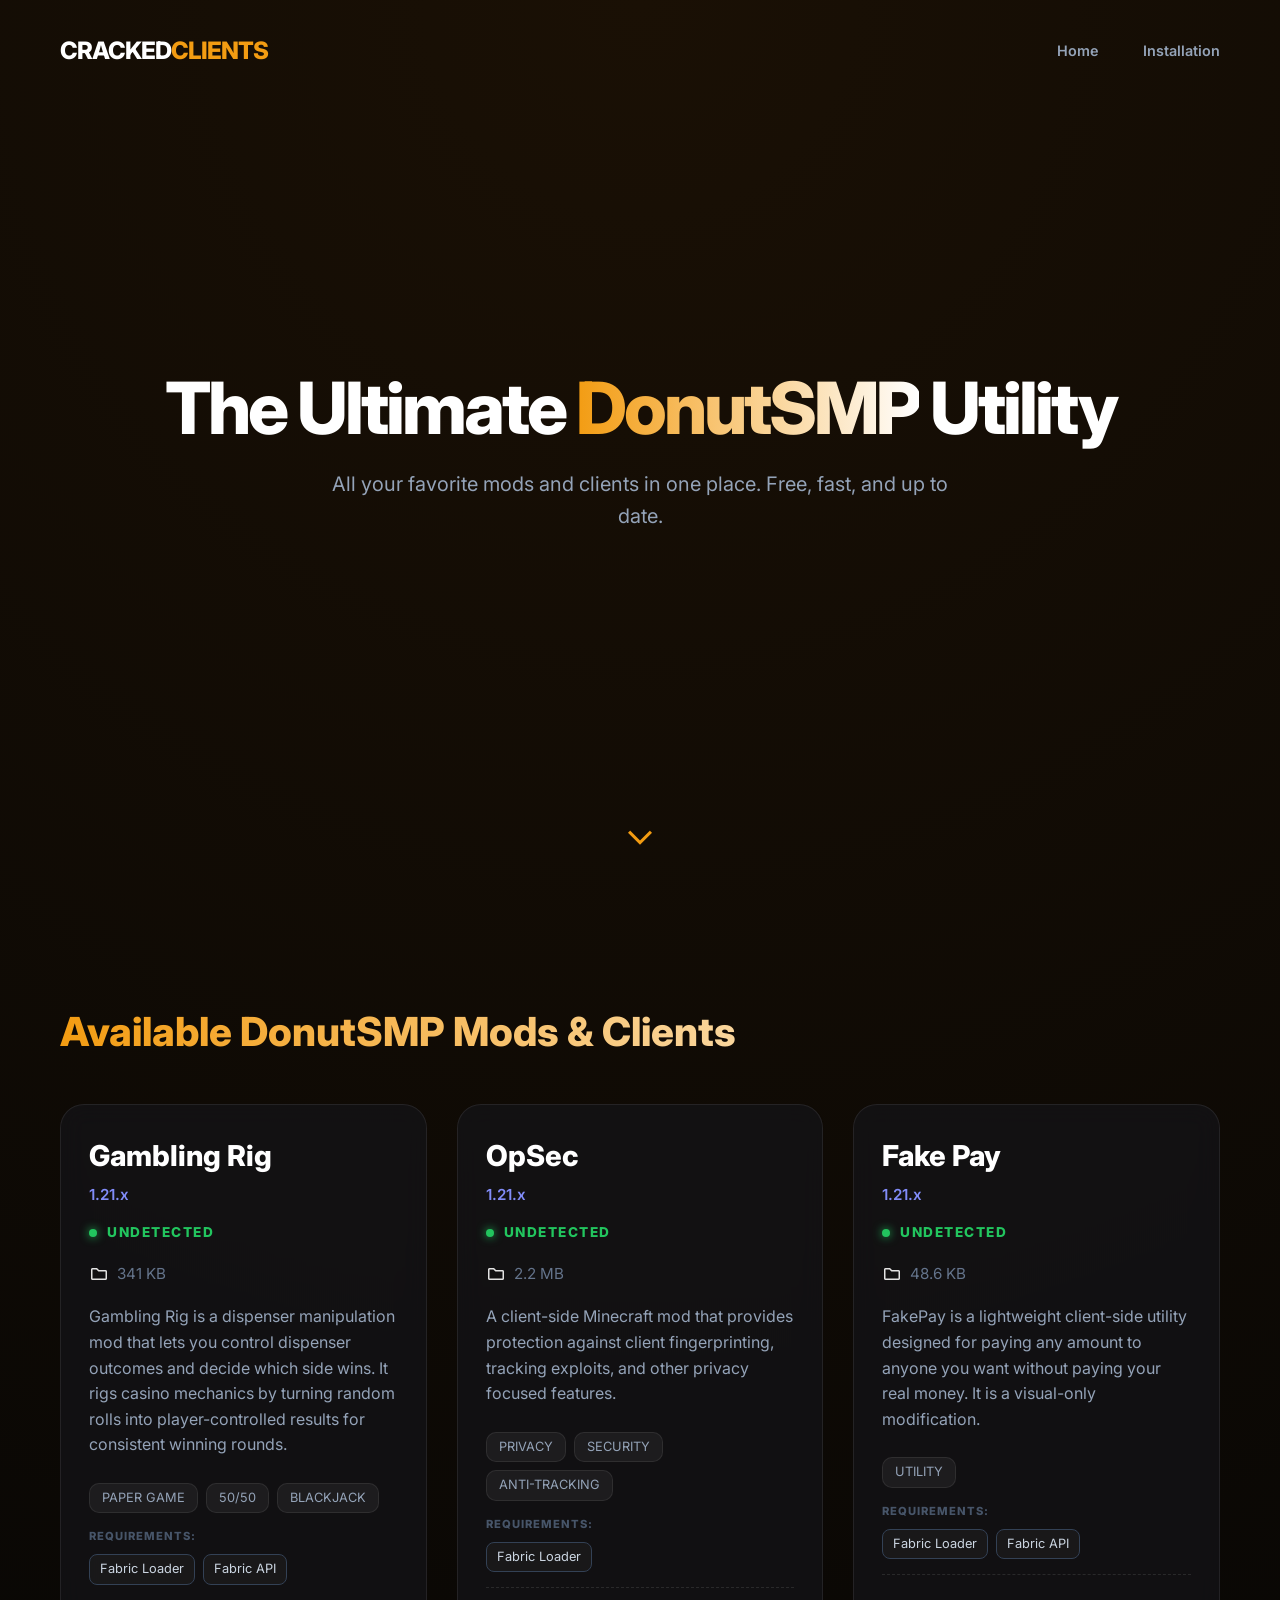
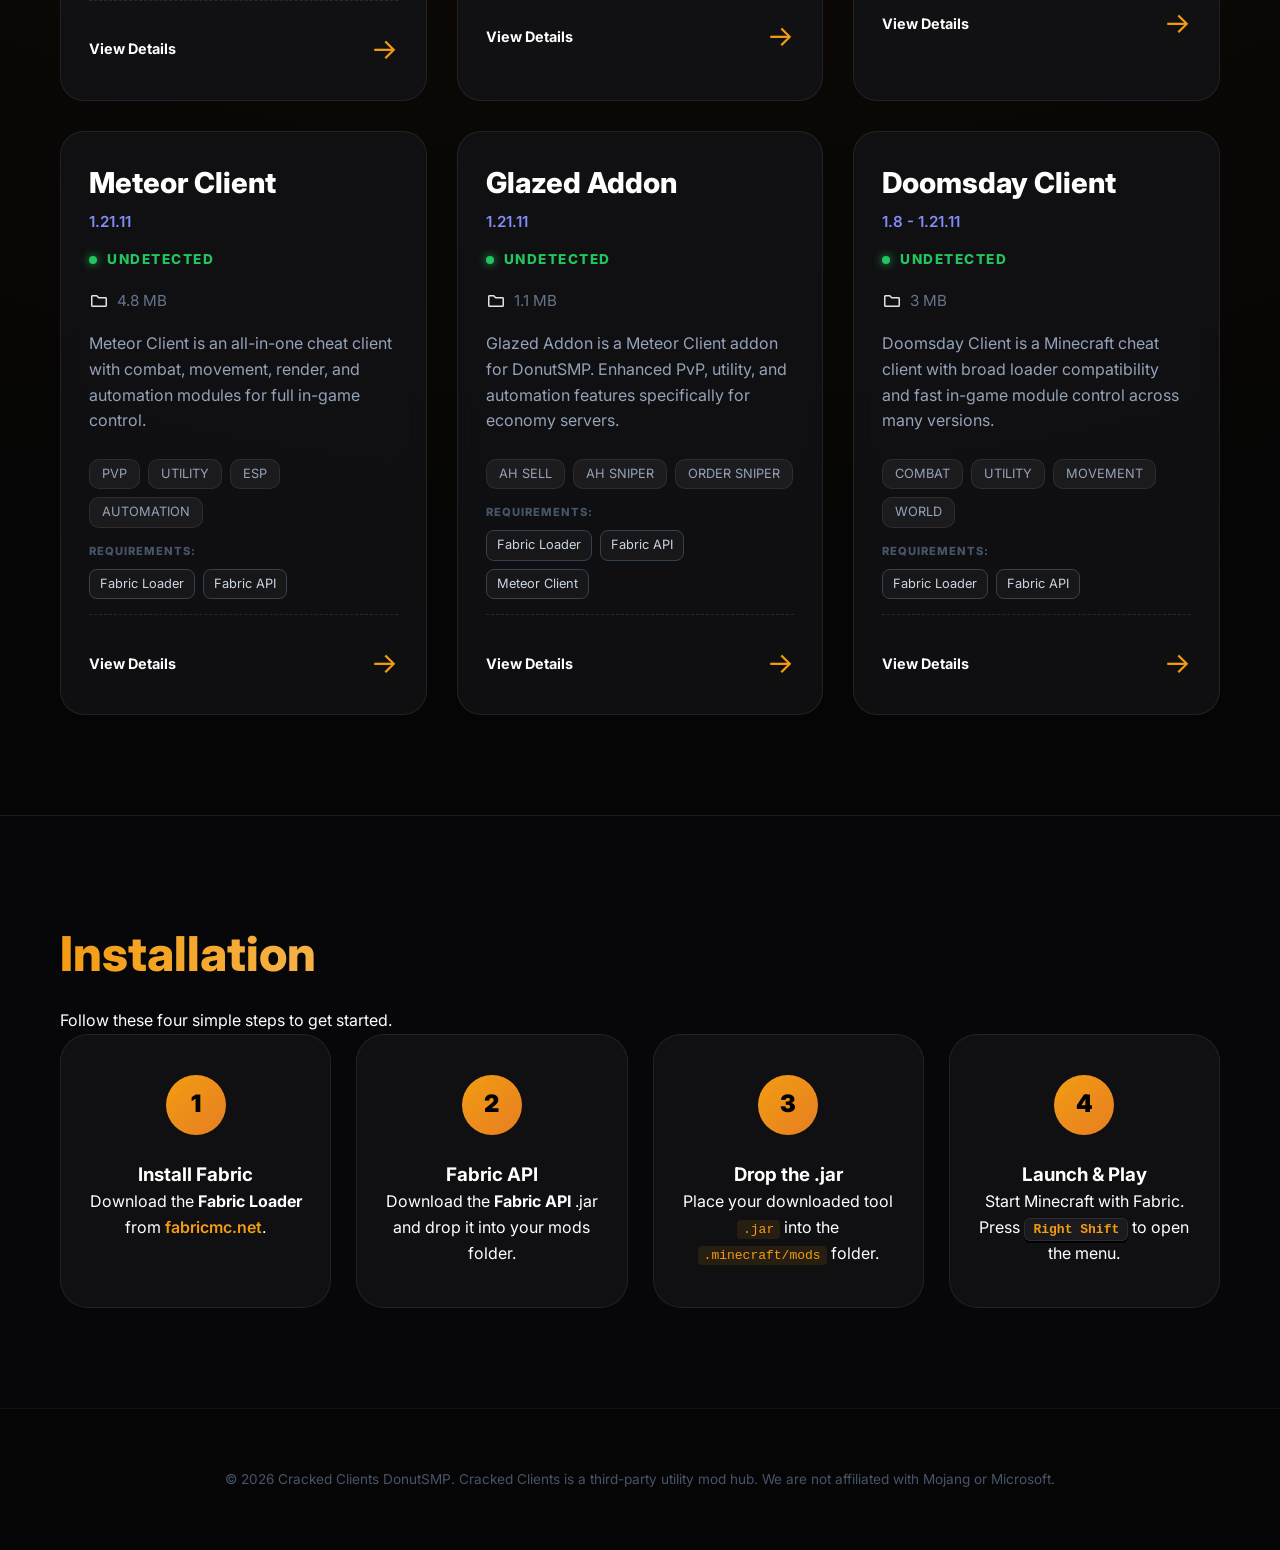
<file: index.html>
<!DOCTYPE html>
<html lang="en">
<head>
    <meta charset="UTF-8">
    <meta name="viewport" content="width=device-width, initial-scale=1.0">
    <title>Cracked Clients | Premium DonutSMP Clients and Cheats</title>
    
    <!-- Fonts and Icons -->
     <link rel="icon" href="data:image/svg+xml,<svg xmlns=%22http://www.w3.org/2000/svg%22 viewBox=%220 0 100 100%22><text y=%22.9em%22 font-size=%2290%22>🍩</text></svg>">
    <link href="https://fonts.googleapis.com/css2?family=Inter:wght@400;600;800&display=swap" rel="stylesheet">
    <link rel="stylesheet" href="https://fonts.googleapis.com/css2?family=Material+Symbols+Outlined:opsz,wght,FILL,GRAD@24,400,0,0" />
    <meta name="description" content="Download the best free DonutSMP clients, cheats, and mods including Meteor Client, Krypton Client, and gambling rig mod.">
    <meta name="keywords" content="DonutSMP cheat, DonutSMP client, Meteor Client, DonutSMP mods, DonutSMP Rig, DonutSMP gambling mod, free Minecraft clients, cracked Minecraft mods">
    <link rel="stylesheet" href="style.css">
</head>
<body>

    <!-- Navigation Bar -->
    <nav class="navbar">
        <div class="logo">CRACKED<span>CLIENTS</span></div>
        <div class="nav-links">
            <a href="index.html">Home</a>
            <a href="#installation">Installation</a>
        </div>
    </nav>

    <!-- Hero Section (Full Height with Scroll Snap) -->
    <header class="hero">
        <div class="hero-content">
            <h1>The Ultimate <span class="gradient-text">DonutSMP</span> Utility</h1>
            <p>All your favorite mods and clients in one place. Free, fast, and up to date.</p>
        </div>
        
        <!-- Bouncing Scroll Indicator -->
        <a href="#mods" class="scroll-indicator">
            <span class="material-symbols-outlined">expand_more</span>
        </a>
    </header>

    <!-- Main Content: Product Grid -->
    <main class="container" id="mods">
        <div class="section-header" style="text-align: left; margin-bottom: 40px;">
            <h2 style="font-size: 2.5rem; font-weight: 800;">Available DonutSMP Mods & Clients</h2>
        </div>

        <div id="product-grid" class="grid">
            <!-- JavaScript will inject cards here automatically from products.json -->
        </div>
    </main>

    <!-- Installation Section -->
    <section id="installation" class="installation-section">
        <div class="container">
            <div class="section-header">
                <h2>Installation</h2>
                <p>Follow these four simple steps to get started.</p>
            </div>

            <div class="steps-grid">
                <div class="step-card">
                    <div class="step-number">1</div>
                    <h3>Install Fabric</h3>
                    <p>Download the <strong>Fabric Loader</strong> from <a href="https://fabricmc.net" target="_blank">fabricmc.net</a>.</p>
                </div>

                <div class="step-card">
                    <div class="step-number">2</div>
                    <h3>Fabric API</h3>
                    <p>Download the <strong>Fabric API</strong> .jar and drop it into your mods folder.</p>
                </div>

                <div class="step-card">
                    <div class="step-number">3</div>
                    <h3>Drop the .jar</h3>
                    <p>Place your downloaded tool <code class="code-inline">.jar</code> into the <code class="code-inline">.minecraft/mods</code> folder.</p>
                </div>

                <div class="step-card">
                    <div class="step-number">4</div>
                    <h3>Launch & Play</h3>
                    <p>Start Minecraft with Fabric. Press <kbd class="key-bind">Right Shift</kbd> to open the menu.</p>
                </div>
            </div>
        </div>
    </section>

    <!-- Footer -->
    <footer style="padding: 60px; text-align: center; color: #475569; font-size: 0.85rem; border-top: 1px solid rgba(255,255,255,0.05);">
        <p>&copy; 2026 Cracked Clients DonutSMP. Cracked Clients is a third-party utility mod hub. We are not affiliated with Mojang or Microsoft.</p>
    </footer>

    <!-- JavaScript for Dynamic Content -->
    <script>
        async function loadProducts() {
            try {
                const response = await fetch('./products.json');
                const products = await response.json();
                const grid = document.getElementById('product-grid');

                grid.innerHTML = products.map(p => `
                    <a href="detail.html?id=${p.id}" class="card">
                        <div class="card-content">
                            <div class="card-header">
                                <h3>${p.name}</h3>
                                <span class="version-tag">${p.version}</span>
                            </div>
                            
                            <div class="status-row">
                                <span class="status-dot"></span>
                                <span class="status-text">${p.status}</span>
                            </div>

                            <div class="size-info">
                                <span class="material-symbols-outlined">folder</span> 
                                ${p.size}
                            </div>

                            <p class="card-desc">${p.description}</p>

                            <div class="tags">
                                ${p.tags.map(tag => `<span class="tag">${tag}</span>`).join('')}
                            </div>

                            <div class="requirements">
                                <span class="req-label">REQUIREMENTS:</span>
                                <div class="req-tags">
                                    ${p.requirements.map(req => `<span class="req-tag">${req}</span>`).join('')}
                                </div>
                            </div>

                            <div class="card-footer">
                                <span class="price-label">View Details</span>
                                <span class="arrow">→</span>
                            </div>
                        </div>
                    </a>
                `).join('');
            } catch (error) {
                console.error("Error loading products:", error);
                document.getElementById('product-grid').innerHTML = "<p style='color:red;'>Failed to load tools. Ensure products.json exists.</p>";
            }
        }

        window.addEventListener('DOMContentLoaded', loadProducts);
    </script>
</body>
</html>
</file>
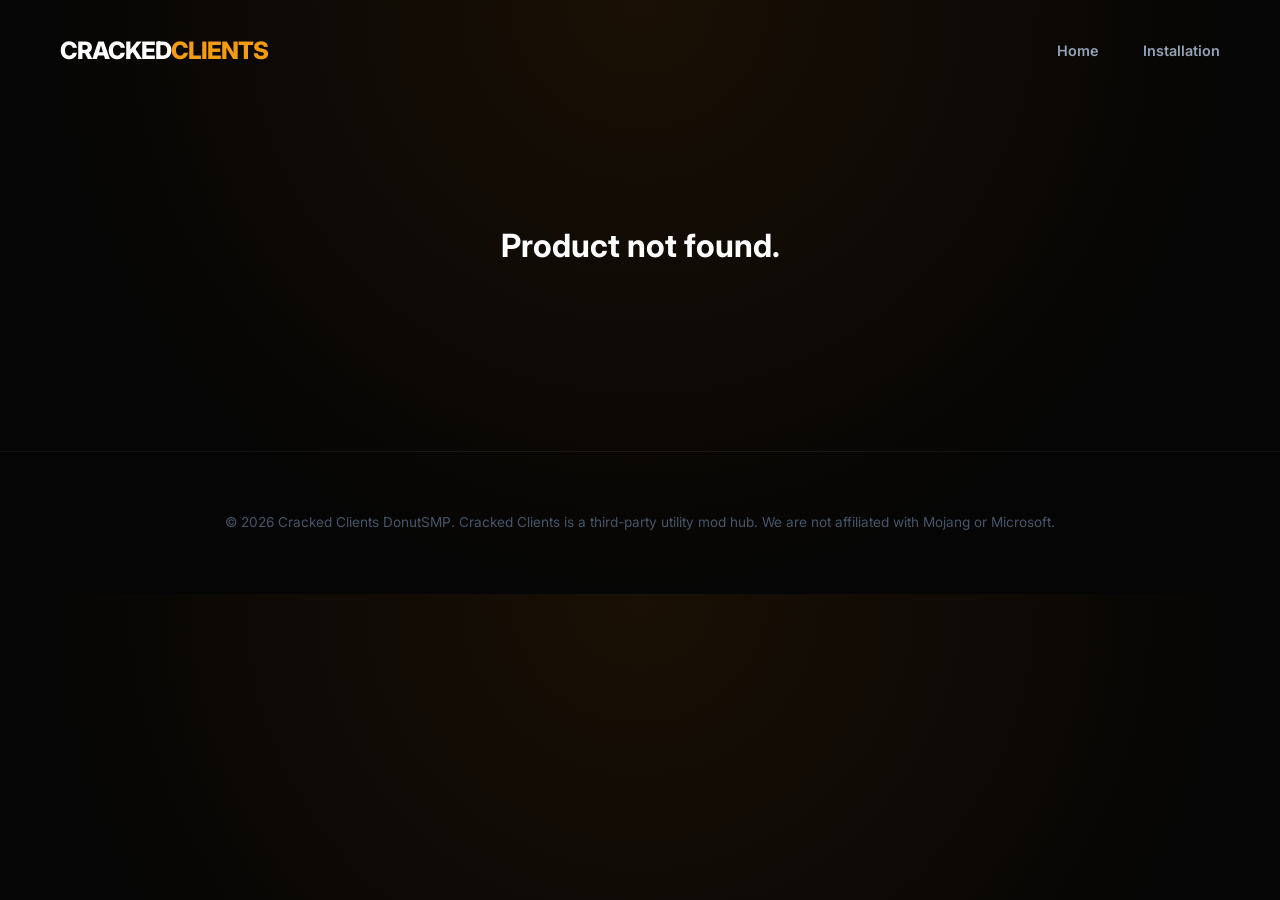
<file: detail.html>
<!DOCTYPE html>
<html lang="en">
<head>
    <meta charset="UTF-8">
    <meta name="viewport" content="width=device-width, initial-scale=1.0">
    <title>Tool Details | Cracked Clients</title>
    <!-- Fonts and Styling -->
     <link rel="icon" href="data:image/svg+xml,<svg xmlns=%22http://www.w3.org/2000/svg%22 viewBox=%220 0 100 100%22><text y=%22.9em%22 font-size=%2290%22>🍩</text></svg>">    
    <link href="https://fonts.googleapis.com/css2?family=Inter:wght@400;600;800&display=swap" rel="stylesheet">
    <link rel="stylesheet" href="https://fonts.googleapis.com/css2?family=Material+Symbols+Outlined:opsz,wght,FILL,GRAD@24,400,0,0" />
    <link rel="stylesheet" href="style.css">
</head>
<body class="detail-page">

    <!-- Navigation Bar -->
    <nav class="navbar">
        <div class="logo">CRACKED<span>CLIENTS</span></div>
        <div class="nav-links">
            <a href="index.html">Home</a>
            <a href="index.html#installation">Installation</a>
        </div>
    </nav>

    <div class="container detail-container">
        <!-- Top Section: Main Content & Media -->
        <div class="detail-top-grid">
            <div class="main-info-card">
                <span class="status-badge" id="det-status">UNDETECTED</span>
                <h1 id="det-title" style="font-size: 3.5rem; margin: 15px 0; font-weight: 800;">Loading...</h1>
                <p id="det-desc" style="color: var(--text-dim); font-size: 1.1rem; margin-bottom: 25px;"></p>
                
                <div class="tags" id="det-tags"></div>
                
                <div class="action-btns">
                    <a href="#" class="btn-download" id="download-link">Download</a>
                    <a href="index.html" class="btn-back">Back To All Mods</a>
                </div>
            </div>

            <div class="side-panel">
                <!-- Media Card with 16:9 Aspect Ratio -->
                <div class="media-card">
                    <img src="" alt="Preview" id="det-img">
                </div>
                
                <!-- Stats Grid -->
                <div class="stats-grid">
                    <div class="stat-box">
                        <span class="req-label">MINECRAFT VERSION</span>
                        <strong id="det-ver"></strong>
                    </div>
                    <div class="stat-box">
                        <span class="req-label">REQUIREMENTS</span>
                        <strong id="det-req"></strong>
                    </div>
                    <div class="stat-box">
                        <span class="req-label">SIZE</span>
                        <strong id="det-size"></strong>
                    </div>
                    <div class="stat-box">
                        <span class="req-label">TOTAL DOWNLOADS</span>
                        <strong id="det-dl"></strong>
                    </div>
                </div>
            </div>
        </div>

        <!-- Bottom Section: Detailed Lists -->
        <div class="detail-bottom-grid">
            <div class="info-card">
                <h3 style="margin-bottom: 15px; color: var(--accent);">Highlights</h3>
                <ul id="det-highlights" class="detail-list"></ul>
            </div>
            <div class="info-card">
                <h3 style="margin-bottom: 15px; color: var(--accent);">Usage Notes</h3>
                <ul id="det-usage" class="detail-list"></ul>
            </div>
            <div class="info-card">
                <h3 style="margin-bottom: 15px; color: var(--accent);">Quick Install</h3>
                <ul class="detail-list">
                    <li>Install Fabric Loader and Fabric API</li>
                    <li>Move the jar file into .minecraft/mods</li>
                    <li>Start Minecraft with Fabric profile</li>
                </ul>
            </div>
        </div>
    </div>

    <!-- Footer -->
    <footer style="padding: 60px; text-align: center; color: #475569; font-size: 0.85rem; border-top: 1px solid rgba(255,255,255,0.05);">
        <p>&copy; 2026 Cracked Clients DonutSMP. Cracked Clients is a third-party utility mod hub. We are not affiliated with Mojang or Microsoft.</p>
    </footer>

    <!-- Logic for Dynamic Loading and Fallbacks -->
    <script>
        async function loadDetail() {
            try {
                const params = new URLSearchParams(window.location.search);
                const id = params.get('id');
                const response = await fetch('./products.json');
                const products = await response.json();
                const p = products.find(item => item.id === id);

                if (p) {
                    // Update Text Data
                    document.title = `${p.name} | Cracked Clients DonutSMP`;
                    document.getElementById('det-title').innerText = p.name;
                    document.getElementById('det-status').innerText = p.status;
                    document.getElementById('det-desc').innerText = p.description;
                    document.getElementById('det-ver').innerText = p.version;
                    document.getElementById('det-size').innerText = p.size;
                    document.getElementById('det-dl').innerText = p.downloads;
                    
                    // Handle Download Link
                    const dlBtn = document.getElementById('download-link');
                    dlBtn.href = p.download_url || "#";
                    if (!p.download_url) {
                        dlBtn.style.opacity = "0.5";
                        dlBtn.innerText = "Unavailable";
                    }

                    // Image Fallback Logic (16:9 branded placeholder)
                    const imgElement = document.getElementById('det-img');
                    const fallback = "https://placehold.co/1920x1080/1a1a1f/f39c12?text=Preview+Unavailable";

                    imgElement.src = p.image || fallback;
                    imgElement.alt = `${p.name} - DonutSMP Client Mods Preview`; 

                    imgElement.onerror = function() {
                        this.src = fallback;
                        this.alt = "Preview Unavailable for this DonutSMP Mod";
                        this.onerror = null;
                    };
                    
                    // Inject List Data
                    document.getElementById('det-tags').innerHTML = p.tags.map(t => `<span class="tag">${t}</span>`).join('');
                    document.getElementById('det-req').innerHTML = p.requirements.join('<br>');
                    document.getElementById('det-highlights').innerHTML = p.highlights.map(h => `<li>${h}</li>`).join('');
                    document.getElementById('det-usage').innerHTML = p.usage.map(u => `<li>${u}</li>`).join('');
                } else {
                    // Redirect or Error if product ID is invalid
                    document.querySelector('.detail-container').innerHTML = "<h1 style='text-align:center; padding:100px;'>Product not found.</h1>";
                }
            } catch (e) {
                console.error("Critical error loading product details:", e);
            }
        }
        
        window.addEventListener('DOMContentLoaded', loadDetail);
    </script>
</body>
</html>
</file>
<file: style.css>
/* --- Root Variables & Color Palette --- */
:root {
    --bg: #050505;
    --card-bg: rgba(20, 20, 25, 0.7);
    --accent: #f39c12; /* Brand Orange */
    --accent-alt: #e67e22;
    --text-main: #ffffff;
    --text-dim: #94a3b8;
    --glass-border: rgba(255, 255, 255, 0.08);
    --status-green: #22c55e;
    --version-blue: #818cf8;
}

/* --- Base Styles --- */
* {
    margin: 0;
    padding: 0;
    box-sizing: border-box;
}

html {
    scroll-behavior: smooth;
    scroll-snap-type: y proximity; /* Enables magnetic scroll snapping */
}

body {
    background-color: var(--bg);
    /* Radial gradient matching the high-end gaming aesthetic */
    background-image: radial-gradient(circle at top center, #1a1005 0%, #050505 70%);
    color: var(--text-main);
    font-family: 'Inter', sans-serif;
    line-height: 1.6;
    overflow-x: hidden;
}

.container {
    max-width: 1200px;
    margin: 0 auto;
    padding: 0 20px;
}

/* --- Navigation --- */
.navbar {
    display: flex;
    justify-content: space-between;
    padding: 2rem 0;
    align-items: center;
    max-width: 1200px;
    margin: 0 auto;
    padding-left: 20px;
    padding-right: 20px;
    position: absolute;
    top: 0;
    left: 0;
    right: 0;
    z-index: 100;
}

.logo {
    font-weight: 800;
    font-size: 1.5rem;
    letter-spacing: -1px;
}

.logo span {
    color: var(--accent);
}

.nav-links a {
    color: var(--text-dim);
    text-decoration: none;
    margin-left: 2.5rem;
    font-size: 0.9rem;
    font-weight: 600;
    transition: 0.3s;
}

.nav-links a:hover {
    color: var(--accent);
}

/* --- Hero Section (Full Screen) --- */
.hero {
    height: 100vh;
    display: flex;
    flex-direction: column;
    justify-content: center;
    align-items: center;
    text-align: center;
    padding: 0 20px;
    position: relative;
    scroll-snap-align: start;
}

.hero h1 {
    font-size: 4.5rem;
    font-weight: 800;
    letter-spacing: -3px;
    margin-bottom: 20px;
    line-height: 1.1;
}

.gradient-text {
    background: linear-gradient(90deg, var(--accent), #fff);
    -webkit-background-clip: text;
    -webkit-text-fill-color: transparent;
}

.hero p {
    color: var(--text-dim);
    font-size: 1.25rem;
    max-width: 650px;
    margin: 0 auto;
}

/* Bouncing Arrow */
.scroll-indicator {
    position: absolute;
    bottom: 30px;
    left: 50%;
    transform: translateX(-50%);
    color: var(--accent);
    text-decoration: none;
    transition: 0.3s;
}

.scroll-indicator .material-symbols-outlined {
    font-size: 3rem;
    animation: bounce 2s infinite;
}

@keyframes bounce {
    0%, 20%, 50%, 80%, 100% {transform: translateY(0);}
    40% {transform: translateY(-12px);}
    60% {transform: translateY(-6px);}
}

/* --- Product Grid Section --- */
#mods {
    scroll-snap-align: start;
    padding-top: 100px;
    padding-bottom: 100px;
}

.grid {
    display: grid;
    grid-template-columns: repeat(3, 1fr);
    gap: 30px;
}

@media (max-width: 1024px) {
    .grid { grid-template-columns: repeat(2, 1fr); }
}

@media (max-width: 650px) {
    .grid { grid-template-columns: 1fr; }
    .hero h1 { font-size: 3rem; }
}

/* --- Product Card --- */
.card {
    background: var(--card-bg);
    backdrop-filter: blur(12px);
    border: 1px solid var(--glass-border);
    border-radius: 24px;
    padding: 28px;
    text-decoration: none;
    color: inherit;
    transition: all 0.4s cubic-bezier(0.175, 0.885, 0.32, 1.275);
    display: flex;
    flex-direction: column;
    position: relative;
    overflow: hidden;
}

.card:hover {
    transform: translateY(-10px);
    border-color: rgba(243, 156, 18, 0.4);
    box-shadow: 0 20px 40px rgba(0, 0, 0, 0.6);
}

.card-header h3 {
    font-size: 1.8rem;
    font-weight: 800;
    margin-bottom: 4px;
}

.version-tag {
    color: var(--version-blue);
    font-size: 0.95rem;
    font-weight: 600;
    display: block;
    margin-bottom: 15px;
}

.status-row {
    display: flex;
    align-items: center;
    gap: 10px;
    margin-bottom: 18px;
}

.status-dot {
    width: 8px;
    height: 8px;
    background: var(--status-green);
    border-radius: 50%;
    box-shadow: 0 0 10px var(--status-green);
}

.status-text {
    color: var(--status-green);
    font-weight: 800;
    font-size: 0.85rem;
    letter-spacing: 1.5px;
    text-transform: uppercase;
}

.size-info {
    display: flex;
    align-items: center;
    gap: 8px;
    color: #64748b;
    font-size: 0.95rem;
    margin-bottom: 18px;
}

.size-info .material-symbols-outlined {
    font-size: 20px;
    color: #e3e3e3;
}

.card-desc {
    color: var(--text-dim);
    font-size: 1rem;
    line-height: 1.6;
    margin-bottom: 25px;
}

/* Tags & Requirements */
.tags, .req-tags {
    display: flex;
    gap: 8px;
    flex-wrap: wrap;
    margin-bottom: 15px;
}

.tag {
    background: rgba(255, 255, 255, 0.05);
    border: 1px solid var(--glass-border);
    padding: 4px 12px;
    border-radius: 10px;
    font-size: 0.8rem;
    color: #94a3b8;
}

.req-label {
    font-size: 0.7rem;
    color: #475569;
    font-weight: 800;
    display: block;
    margin-bottom: 8px;
    letter-spacing: 1px;
    text-transform: uppercase;
}

.req-tag {
    background: rgba(255, 255, 255, 0.03);
    border: 1px solid #334155;
    padding: 4px 10px;
    border-radius: 8px;
    font-size: 0.8rem;
    color: #cbd5e1;
}

.card-footer {
    display: flex;
    justify-content: space-between;
    align-items: center;
    margin-top: auto;
    padding-top: 25px;
    border-top: 1px dashed rgba(255, 255, 255, 0.1);
}

.price-label {
    font-weight: 700;
    color: #fff;
    font-size: 0.9rem;
}

.arrow {
    color: var(--accent);
    font-size: 1.8rem;
    transition: transform 0.3s ease;
}

.card:hover .arrow {
    transform: translateX(10px);
}

/* --- Installation Section --- */
.installation-section {
    background: rgba(10, 10, 15, 0.4);
    padding: 100px 0;
    border-top: 1px solid var(--glass-border);
    scroll-snap-align: start;
}

.section-header h2 {
    font-size: 3rem;
    font-weight: 800;
    background: linear-gradient(90deg, var(--accent), #fff);
    -webkit-background-clip: text;
    -webkit-text-fill-color: transparent;
    margin-bottom: 15px;
}

.steps-grid {
    display: grid;
    grid-template-columns: repeat(auto-fit, minmax(250px, 1fr));
    gap: 25px;
}

.step-card {
    background: var(--card-bg);
    border: 1px solid var(--glass-border);
    border-radius: 28px;
    padding: 40px 25px;
    text-align: center;
}

.step-number {
    width: 60px;
    height: 60px;
    background: linear-gradient(135deg, var(--accent), var(--accent-alt));
    color: #000;
    border-radius: 50%;
    display: flex;
    align-items: center;
    justify-content: center;
    font-weight: 900;
    font-size: 1.5rem;
    margin: 0 auto 25px;
}

.code-inline {
    background: rgba(243, 156, 18, 0.1);
    color: var(--accent);
    padding: 2px 6px;
    border-radius: 4px;
    font-family: monospace;
}

.key-bind {
    background: #1a1a1f;
    border: 1px solid var(--glass-border);
    color: var(--accent);
    padding: 3px 8px;
    border-radius: 6px;
    font-weight: 700;
    box-shadow: 0 2px 0 #000;
}

/* --- Detail Page Specifics --- */
.detail-container { padding-top: 120px; margin-bottom: 80px; }

.detail-top-grid {
    display: grid;
    grid-template-columns: 1.2fr 0.8fr;
    gap: 30px;
    margin-bottom: 40px;
}

@media (max-width: 900px) {
    .detail-top-grid { grid-template-columns: 1fr; }
}

.main-info-card, .info-card, .stat-box, .media-card {
    background: var(--card-bg);
    border: 1px solid var(--glass-border);
    border-radius: 20px;
    padding: 30px;
}

.media-card {
    aspect-ratio: 16 / 9;
    padding: 0;
    overflow: hidden;
    display: flex;
}

.media-card img {
    width: 100%;
    height: 100%;
    object-fit: cover;
}

.status-badge {
    background: rgba(34, 197, 94, 0.1);
    color: var(--status-green);
    padding: 6px 16px;
    border-radius: 50px;
    font-size: 0.75rem;
    font-weight: 800;
    text-transform: uppercase;
}

.action-btns { display: flex; gap: 15px; margin-top: 35px; }

.btn-download {
    background: linear-gradient(135deg, var(--accent), var(--accent-alt));
    padding: 14px 35px;
    border-radius: 12px;
    text-decoration: none;
    font-weight: 800;
    color: #000;
    transition: 0.3s;
}

.btn-download:hover { transform: translateY(-3px); filter: brightness(1.1); }

.btn-back {
    background: rgba(255, 255, 255, 0.05);
    border: 1px solid var(--glass-border);
    padding: 14px 25px;
    border-radius: 12px;
    text-decoration: none;
    color: white;
    transition: 0.3s;
}

.btn-back:hover { background: rgba(255,255,255,0.1); color: var(--accent); }

.stats-grid { display: grid; grid-template-columns: 1fr 1fr; gap: 15px; margin-top: 20px; }

.stat-box strong { display: block; font-size: 1.1rem; color: #fff; margin-top: 5px; }

.detail-bottom-grid {
    display: grid;
    grid-template-columns: repeat(3, 1fr);
    gap: 20px;
}

@media (max-width: 900px) {
    .detail-bottom-grid { grid-template-columns: 1fr; }
}

.detail-list { list-style: none; padding-top: 15px; }

.detail-list li {
    color: var(--text-dim);
    font-size: 0.95rem;
    margin-bottom: 12px;
    padding-left: 25px;
    position: relative;
}

.detail-list li::before {
    content: "•";
    color: var(--accent);
    position: absolute;
    left: 0;
    font-weight: bold;
}

/* Update this section in your style.css */
.step-card a {
    color: var(--accent); /* Forces the link to be brand orange */
    text-decoration: none;
    font-weight: 600;
    transition: 0.3s;
}

.step-card a:hover {
    text-decoration: underline;
    filter: brightness(1.2);
}

/* Optional: Ensure it stays orange even after being clicked */
.step-card a:visited {
    color: var(--accent);
}
</file>
